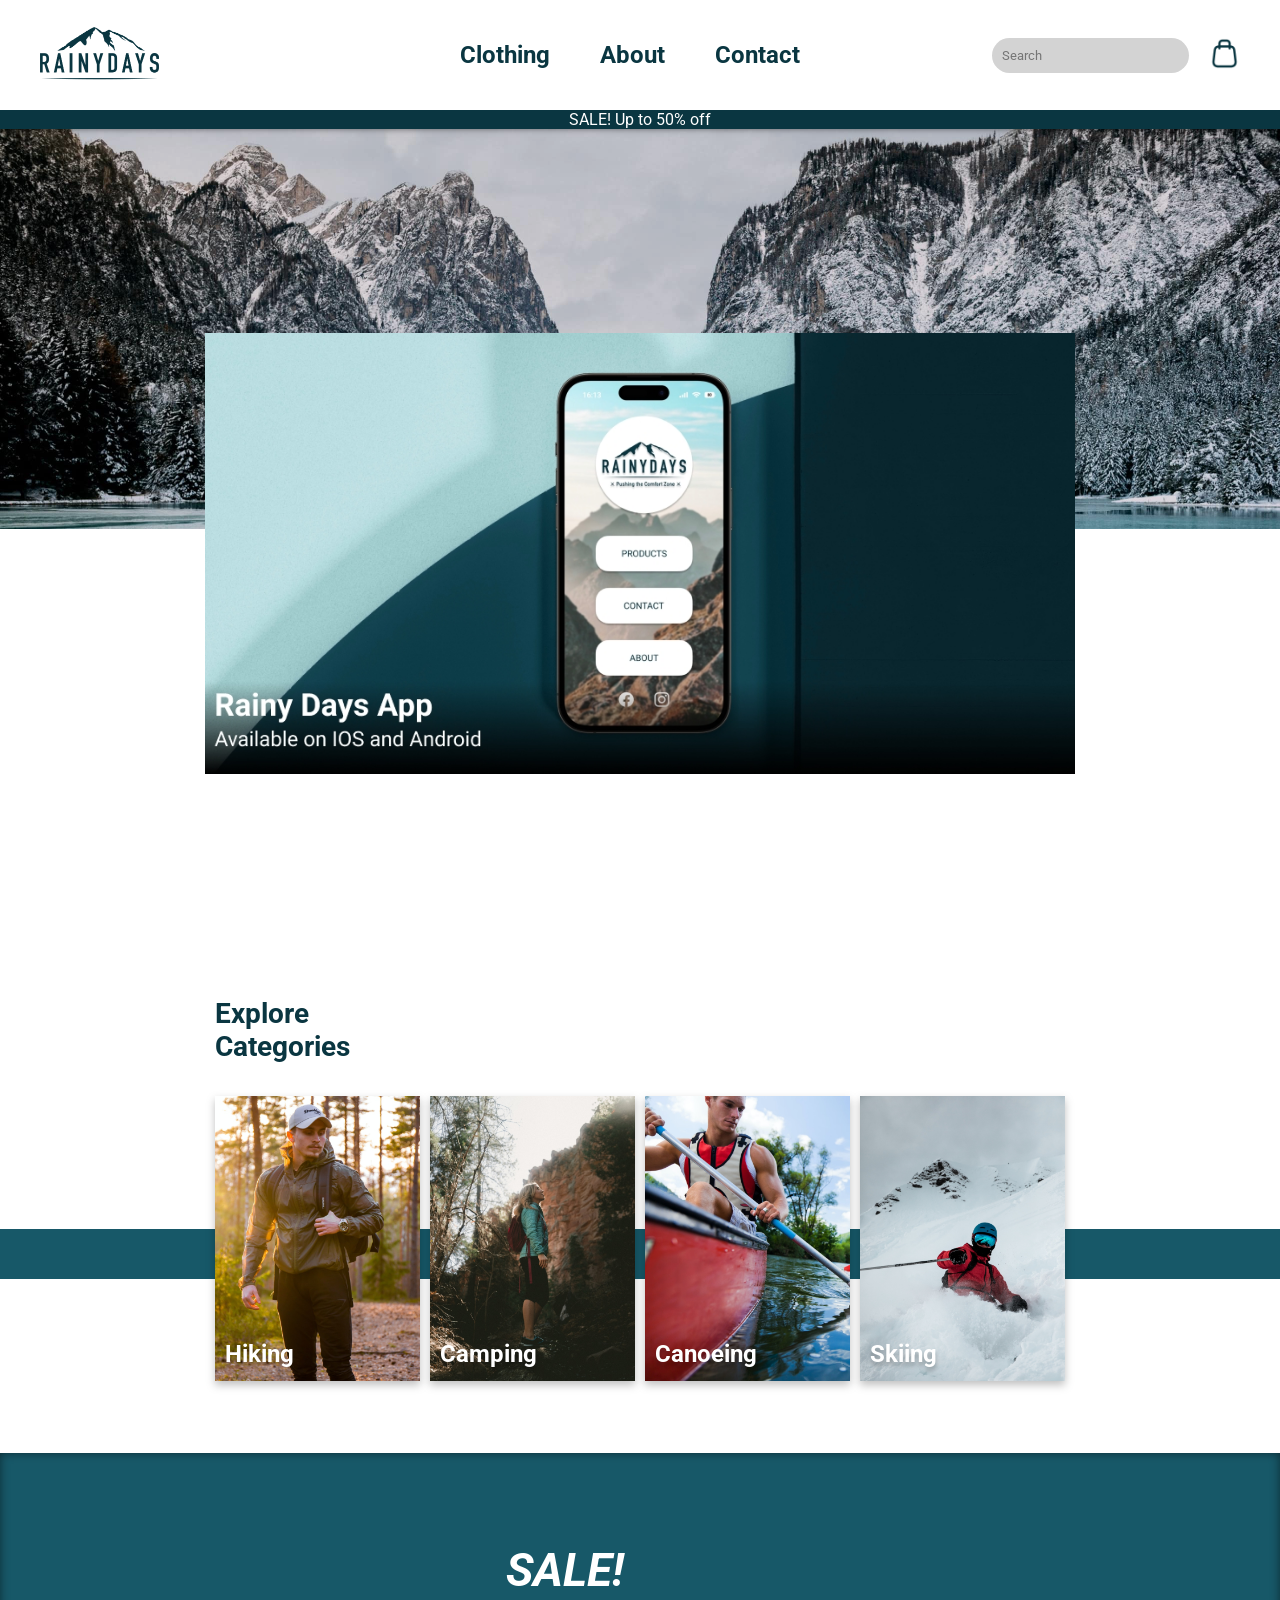
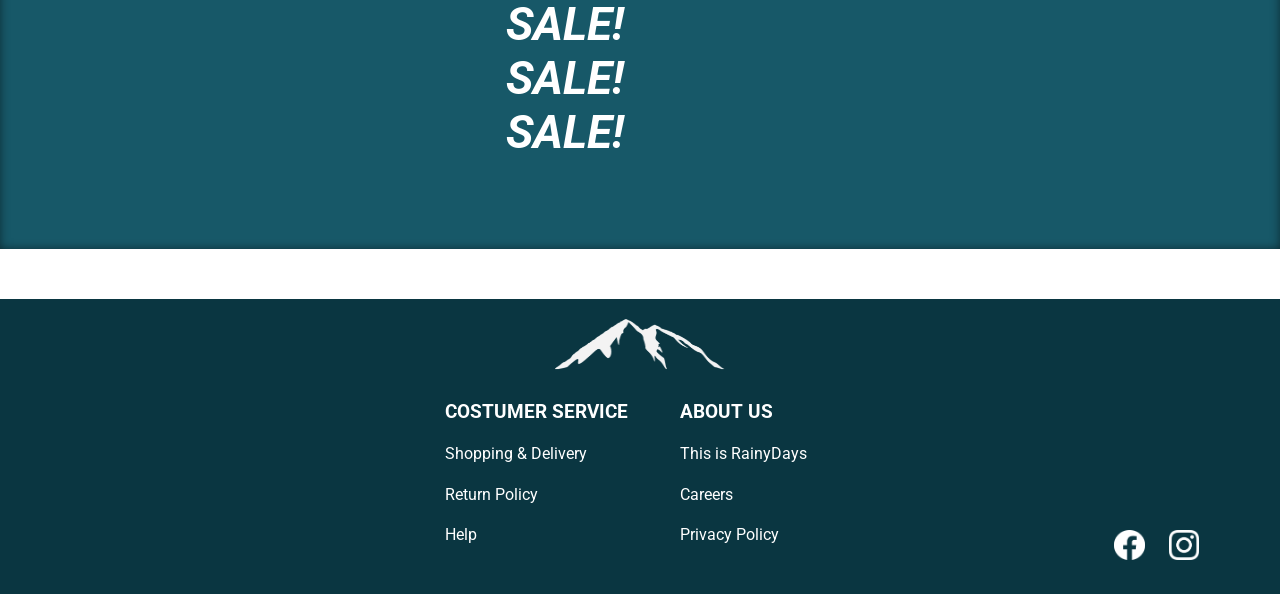
<file: index.html>
<!DOCTYPE html>

<html lang="en">
  <head>
    <title>Home | RainyDays</title>
    <link rel="apple-touch-icon" sizes="180x180" href="images/apple-touch-icon.png">
    <link rel="icon" type="image/png" sizes="32x32" href="images/favicon-32x32.png">
    <link rel="icon" type="image/png" sizes="16x16" href="images/favicon-16x16.png">
    <link rel="manifest" href="/site.webmanifest">
    <link rel="stylesheet" type="text/css" href="styles.css" >
    <link href="https://fonts.googleapis.com/css2?family=Roboto&display=swap" rel="stylesheet" >
    <meta name="viewport" content="width=device-width, initial-scale=1" >
    <meta name="description" content="Homepage for RainyDays, where you'll find a wide 
    selection of high-quality jackets designed to keep you warm and protected in any weather.">
    <script src="js/index.js" defer></script>
<!-- Hotjar Tracking Code for https://classy-duckanoo-15bd80.netlify.app -->
<script>
  (function(h,o,t,j,a,r){
      h.hj=h.hj||function(){(h.hj.q=h.hj.q||[]).push(arguments)};
      h._hjSettings={hjid:3791024,hjsv:6};
      a=o.getElementsByTagName('head')[0];
      r=o.createElement('script');r.async=1;
      r.src=t+h._hjSettings.hjid+j+h._hjSettings.hjsv;
      a.appendChild(r);
  })(window,document,'https://static.hotjar.com/c/hotjar-','.js?sv=');
</script>
  </head>

  <body>
    <header>
      <div class="header-container">

        <a class="logo" href="index.html" >
          <img class="logo-img" src="images/rainydays-logo1.png" alt="logo-header" >
        </a>

        <nav>
          <div class="hamburger-menu">
              <div class="bar bar1"></div>
              <div class="bar bar2"></div>
              <div class="bar bar3"></div>
          </div>
          <ul class="nav-links">
              <li><a href="products.html">Clothing</a></li>
              <li><a href="about.html">About</a></li>
              <li><a href="contact.html">Contact</a></li>
          </ul>
        </nav>

        <div class="nav-right">
          <form role="search">
            <label for="searchbar"></label>
            <input class="searchbar" id="searchbar" type="text" placeholder="Search" >
          </form>
          <a href="bag.html" class="bag-icon"><img src="images/Bag-Icon.png" alt="Bag-Icon">
            <span id="bag-count"></span> 
          </a>
        </div>
      </div>

      <div class="bottom-bar-header">
        <p>SALE! Up to 50% off</p>
      </div>
    </header>

    <main>      
      <div class="main-mountain-background">      
        <img src="images/main-mountain-background.jpg" alt="main-cover" >
      </div>

        <div class="slider-container">
          <div class="slider">
            <img src="images/slide1-app.jpg" alt="slide 1" >
            <img src="images/slide2-hiking.jpg" alt="slide 2" >
            <img src="images/slide3-skiing.jpg" alt="slide 3" >
          </div>
        </div>

      <section class="categories_container">
        <div class="rectangle"></div>
        <div class="category_heading">
          <h1 class="theme-color">Explore Categories</h1>
        </div>
        <div class="category category1">
          <a href="products.html" id="hiking"><img src="images/category-hiking.jpg" alt="hiking" >
            <div class="bottom-left-text transition transform">Hiking</div>
          </a>
        </div>
        <div class="category category2">
          <a href="products.html" id="camping"><img src="images/category-camping.jpg" alt="camping" >
            <div class="bottom-left-text transition transform">Camping</div>
          </a>
        </div>
        <div class="category category3">
          <a href="products.html" id="canoeing"><img src="images/category-canoeing.jpg" alt="canoeing" >
            <div class="bottom-left-text transition transform">Canoeing</div>
          </a>
        </div>
        <div class="category category4">
         <a href="products.html" id="skiing"><img src="images/category-skiing.jpg" alt="skiing" >
           <div class="bottom-left-text transition transform">Skiing</div>
         </a>
       </div>
      </section>

      <div class="categories_mobile">
        <div class="rectangle"></div>
        <div id="men-category">
          <a href="products.html">
            <img src="images/category-men.jpg" alt="Men" >
            <div class="bottom-left-text">Men's</div>
          </a>
        </div>
        <div id="women-category">
          <a href="products.html">
            <img src="images/category-women.jpg" alt="Women" >
            <div class="bottom-left-text">Woman's</div>
          </a>
        </div>
      </div>

      <section class="sale-container">
          <h2 class="sale_text">SALE!<br>SALE!<br>SALE!<br>SALE!<br></h2> 
          <div id="loading-indicator" class="loader"></div>
        </section>

    </main>

    <footer>
      <img src="images/rainydays-logo2.png" id="logo2" alt="logo2" >

      <div class="about-us-container">
        <h3>ABOUT US</h3>
        <ul>
          <li><a href="about.html">This is RainyDays</a></li>
          <li><a href="contact.html">Careers</a></li>
          <li><a href="contact.html">Privacy Policy</a></li>
        </ul>
      </div>

      <div class="costumer-service-container">
        <h3>COSTUMER SERVICE</h3>
        <ul>
          <li><a href="contact.html">Shopping & Delivery</a></li>
          <li><a href="contact.html">Return Policy</a></li>
          <li><a href="contact.html">Help</a></li>
        </ul>
      </div>

      <div class="social-icons">
        <img src="images/facebook-icon.png" alt="facebook" >
        <img src="images/instagram-icon.png" alt="instagram" >
      </div>
    </footer>
    <script src="js/script.js"></script>
  </body>
</html>
</file>
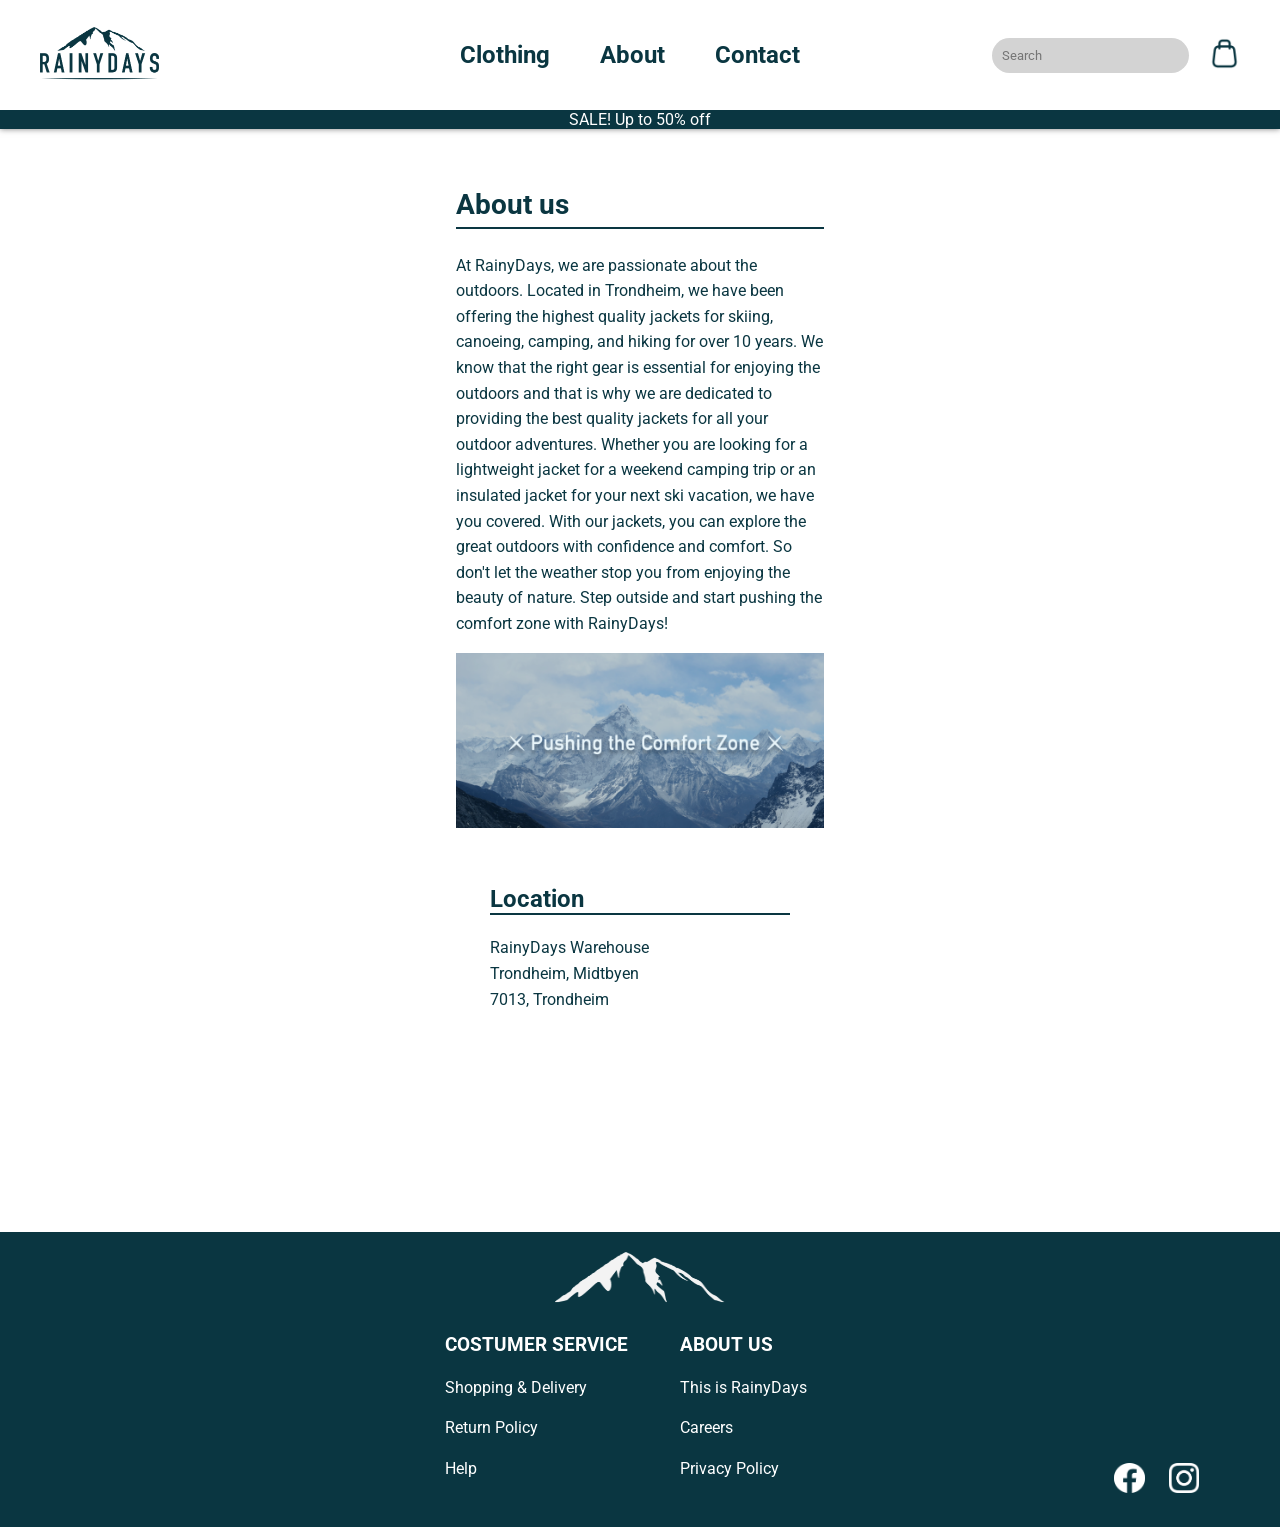
<file: about.html>
<!DOCTYPE html>

<html lang="en">
  <head>
    <title>About</title>
    <link rel="apple-touch-icon" sizes="180x180" href="images/apple-touch-icon.png">
    <link rel="icon" type="image/png" sizes="32x32" href="images/favicon-32x32.png">
    <link rel="icon" type="image/png" sizes="16x16" href="images/favicon-16x16.png">
    <link rel="manifest" href="/site.webmanifest">
    <link rel="stylesheet" type="text/css" href="styles.css" >
    <link href="https://fonts.googleapis.com/css2?family=Roboto&display=swap" rel="stylesheet" >
    <meta name="viewport" content="width=device-width, initial-scale=1" >
    <meta name="description" content="Information and location for RainyDays">
    <!-- Hotjar Tracking Code for https://classy-duckanoo-15bd80.netlify.app -->
<script>
  (function(h,o,t,j,a,r){
      h.hj=h.hj||function(){(h.hj.q=h.hj.q||[]).push(arguments)};
      h._hjSettings={hjid:3791024,hjsv:6};
      a=o.getElementsByTagName('head')[0];
      r=o.createElement('script');r.async=1;
      r.src=t+h._hjSettings.hjid+j+h._hjSettings.hjsv;
      a.appendChild(r);
  })(window,document,'https://static.hotjar.com/c/hotjar-','.js?sv=');
</script>
  </head>

  <body>
    <header>
      <div class="header-container">

        <a class="logo" href="index.html" >
          <img class="logo-img" src="images/rainydays-logo1.png" alt="logo-header" >
        </a>

        <nav>
          <div class="hamburger-menu">
            <div class="bar bar1"></div>
            <div class="bar bar2"></div>
            <div class="bar bar3"></div>
          </div>
          <ul class="nav-links">
              <li><a href="products.html">Clothing</a></li>
              <li><a href="about.html">About</a></li>
              <li><a href="contact.html">Contact</a></li>
          </ul>
        </nav>

        <div class="nav-right">
          <form role="search">
            <label for="searchbar"></label>
            <input class="searchbar" id="searchbar" type="text" placeholder="Search" >
          </form>
          <a href="bag.html" class="bag-icon"><img src="images/Bag-Icon.png" alt="Bag-Icon">
            <span id="bag-count"></span>
          </a>
        </div>
      </div>

      <div class="bottom-bar-header">
        <p>SALE! Up to 50% off</p>
      </div>
    </header>

    <main>
      <div class="main-about-container">
        <section class="about-container">
          <h1 class="theme-color bottom-border">About us</h1>
          <p class="theme-color">
            At RainyDays, we are passionate about the outdoors. Located in Trondheim, we have been offering the highest
            quality jackets for skiing, canoeing, camping, and hiking for over 10 years. We know that the right gear is
            essential for enjoying the outdoors and that is why we are dedicated to providing the best quality jackets
            for all your outdoor adventures. Whether you are looking for a lightweight jacket for a weekend camping trip
            or an insulated jacket for your next ski vacation, we have you covered. With our jackets, you can explore
            the great outdoors with confidence and comfort. So don't let the weather stop you from enjoying the beauty
            of nature. Step outside and start pushing the comfort zone with RainyDays!
          </p>
          <img src="images/Pushing-the-comfort-zone.png" alt="slogan">
        </section>

        <section class="location-container">
          <h2 class="theme-color bottom-border">Location</h2>
        <ul>
          <li class="theme-color padding0">
            RainyDays Warehouse
          </li>
          <li class="theme-color padding0">
            Trondheim, Midtbyen
          </li>
          <li class="theme-color padding0">
            7013, Trondheim
          </li>
        </ul>
        <iframe class="map" src="https://www.google.com/maps/embed?pb=!1m18!1m12!1m3!1d28549.781635515435!2d10.356633447912973!3d63.4339797749533!2m3!1f0!2f0!3f0!3m2!1i1024!2i768!4f13.1!3m3!1m2!1s0x466d319747037e53%3A0xbf7c8288f3cf3d4!2sTrondheim!5e0!3m2!1sno!2sno!4v1694244743221!5m2!1sno!2sno" allowfullscreen="" loading="lazy" referrerpolicy="no-referrer-when-downgrade"></iframe>
        </section>
      </div>
    </main>

    <footer>
      <img src="images/rainydays-logo2.png" id="logo2" alt="logo2" >

      <div class="about-us-container">
        <h3>ABOUT US</h3>
        <ul>
          <li><a href="about.html">This is RainyDays</a></li>
          <li><a href="contact.html">Careers</a></li>
          <li><a href="contact.html">Privacy Policy</a></li>
        </ul>
      </div>

      <div class="costumer-service-container">
        <h3>COSTUMER SERVICE</h3>
        <ul>
          <li><a href="contact.html">Shopping & Delivery</a></li>
          <li><a href="contact.html">Return Policy</a></li>
          <li><a href="contact.html">Help</a></li>
        </ul>
      </div>

      <div class="social-icons">
        <img src="images/facebook-icon.png" alt="facebook" >
        <img src="images/instagram-icon.png" alt="instagram" >
      </div>
    </footer>
    <script src="js/script.js"></script>
  </body>
</html>
</file>
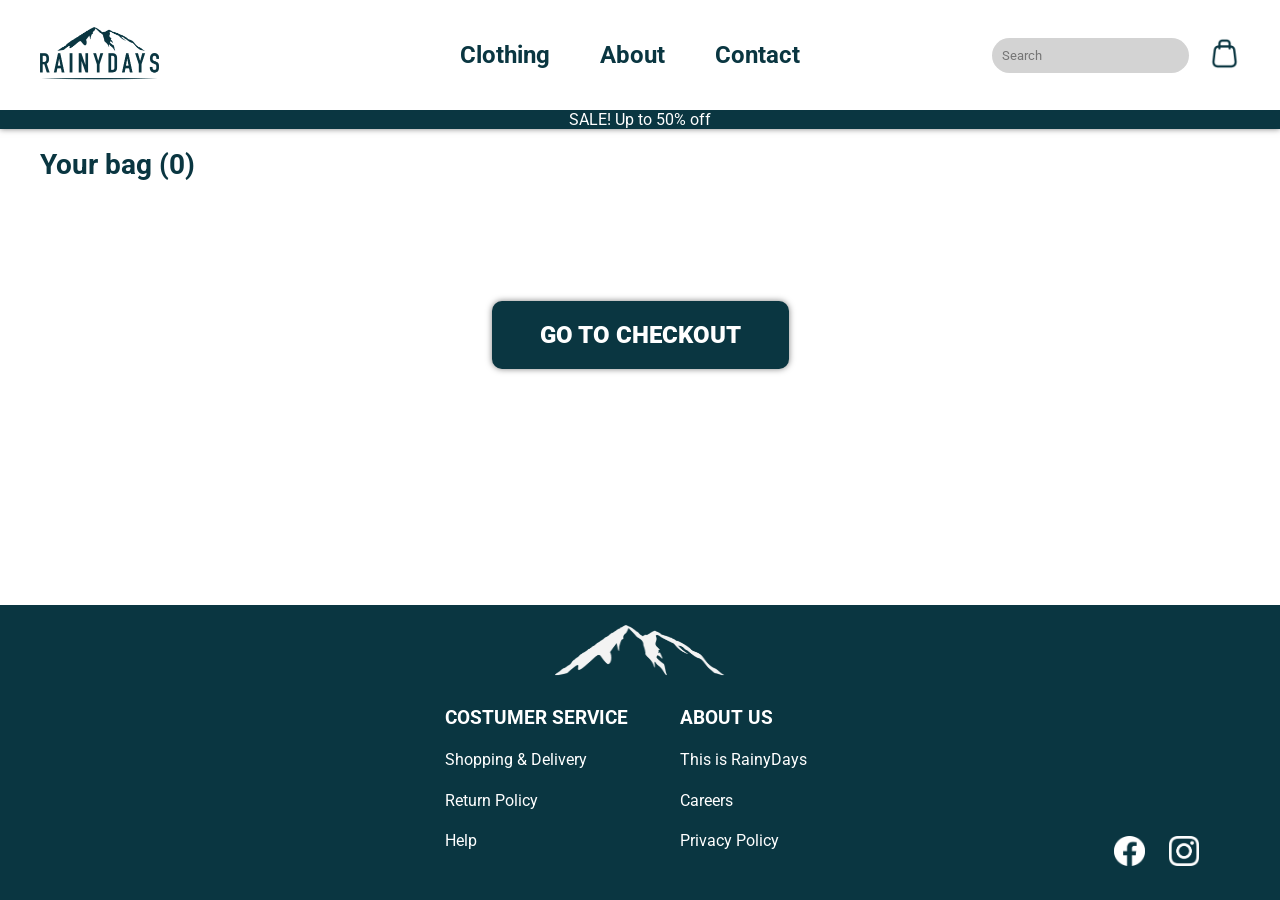
<file: bag.html>
<!DOCTYPE html>

<html lang="en">
  <head>
    <title>Bag</title>
    <link rel="apple-touch-icon" sizes="180x180" href="images/apple-touch-icon.png">
    <link rel="icon" type="image/png" sizes="32x32" href="images/favicon-32x32.png">
    <link rel="icon" type="image/png" sizes="16x16" href="images/favicon-16x16.png">
    <link rel="manifest" href="/site.webmanifest" />
    <link rel="stylesheet" type="text/css" href="styles.css" />
    <link href="https://fonts.googleapis.com/css2?family=Roboto&display=swap" rel="stylesheet" />
    <meta name="viewport" content="width=device-width, initial-scale=1" />
    <meta name="description" content="Page of chosen product(s)" />
    <script src="js/bag.js" defer></script>
    <!-- Hotjar Tracking Code for https://classy-duckanoo-15bd80.netlify.app -->
<script>
  (function(h,o,t,j,a,r){
      h.hj=h.hj||function(){(h.hj.q=h.hj.q||[]).push(arguments)};
      h._hjSettings={hjid:3791024,hjsv:6};
      a=o.getElementsByTagName('head')[0];
      r=o.createElement('script');r.async=1;
      r.src=t+h._hjSettings.hjid+j+h._hjSettings.hjsv;
      a.appendChild(r);
  })(window,document,'https://static.hotjar.com/c/hotjar-','.js?sv=');
</script>
  </head>

  <body>
    <header>
      <div class="header-container">
        <a class="logo" href="index.html">
          <img class="logo-img" src="images/rainydays-logo1.png" alt="logo-header" />
        </a>

        <nav>
          <div class="hamburger-menu">
            <div class="bar bar1"></div>
            <div class="bar bar2"></div>
            <div class="bar bar3"></div>
          </div>
          <ul class="nav-links">
            <li><a href="products.html">Clothing</a></li>
            <li><a href="about.html">About</a></li>
            <li><a href="contact.html">Contact</a></li>
          </ul>
        </nav>

        <div class="nav-right">
          <form role="search">
            <label for="searchbar"></label>
            <input class="searchbar" id="searchbar" type="text" placeholder="Search" />
          </form>
          <a href="bag.html" class="bag-icon"
            ><img src="images/Bag-Icon.png" alt="Bag-Icon" /> <span id="bag-count"></span>
          </a>
        </div>
      </div>

      <div class="bottom-bar-header">
        <p>SALE! Up to 50% off</p>
      </div>
    </header>

    <main>
      <h1 class="top-main-nav">Your bag (1)</h1>
      <section class="bag-container">
        <!-- Bag items will be added here using JavaScript -->
      </section>
      <div class="checkout-button">
        <button class="button" id="checkout-button">GO TO CHECKOUT</button>
      </div>
    </main>

    <footer>
      <img src="images/rainydays-logo2.png" id="logo2" alt="logo2" />

      <div class="about-us-container">
        <h3>ABOUT US</h3>
        <ul>
          <li><a href="about.html">This is RainyDays</a></li>
          <li><a href="contact.html">Careers</a></li>
          <li><a href="contact.html">Privacy Policy</a></li>
        </ul>
      </div>

      <div class="costumer-service-container">
        <h3>COSTUMER SERVICE</h3>
        <ul>
          <li><a href="contact.html">Shopping & Delivery</a></li>
          <li><a href="contact.html">Return Policy</a></li>
          <li><a href="contact.html">Help</a></li>
        </ul>
      </div>

      <div class="social-icons">
        <img src="images/facebook-icon.png" alt="facebook" />
        <img src="images/instagram-icon.png" alt="instagram" />
      </div>
    </footer>
    <script src="js/script.js"></script>
  </body>
</html>
</file>
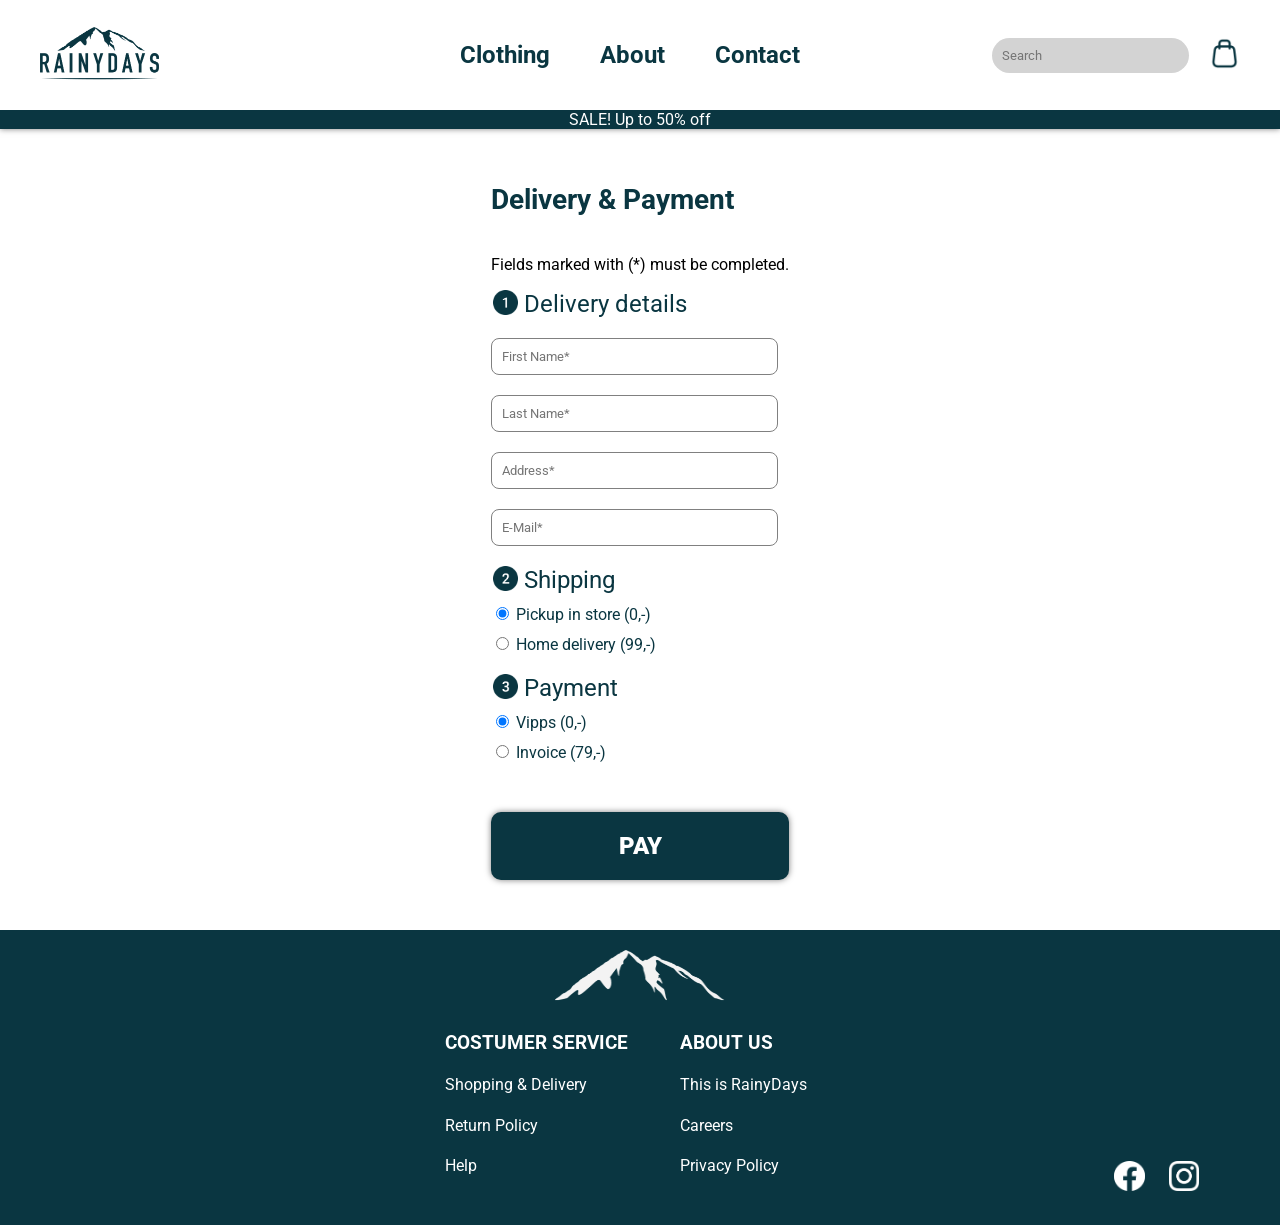
<file: checkout.html>
<!DOCTYPE html>

<html lang="en">
  <head>
    <title>Checkout</title>
    <link rel="apple-touch-icon" sizes="180x180" href="images/apple-touch-icon.png">
    <link rel="icon" type="image/png" sizes="32x32" href="images/favicon-32x32.png">
    <link rel="icon" type="image/png" sizes="16x16" href="images/favicon-16x16.png">
    <link rel="manifest" href="/site.webmanifest">
    <link rel="stylesheet" type="text/css" href="styles.css" >
    <link href="https://fonts.googleapis.com/css2?family=Roboto&display=swap" rel="stylesheet" >
    <meta name="viewport" content="width=device-width, initial-scale=1" >
    <meta name="description" content="Checkout-page for name, address and payment">
    <!-- Hotjar Tracking Code for https://classy-duckanoo-15bd80.netlify.app -->
<script>
  (function(h,o,t,j,a,r){
      h.hj=h.hj||function(){(h.hj.q=h.hj.q||[]).push(arguments)};
      h._hjSettings={hjid:3791024,hjsv:6};
      a=o.getElementsByTagName('head')[0];
      r=o.createElement('script');r.async=1;
      r.src=t+h._hjSettings.hjid+j+h._hjSettings.hjsv;
      a.appendChild(r);
  })(window,document,'https://static.hotjar.com/c/hotjar-','.js?sv=');
</script>
  </head>

  <body>
    <header>
      <div class="header-container">

        <a class="logo" href="index.html" >
          <img class="logo-img" src="images/rainydays-logo1.png" alt="logo-header" >
        </a>

        <nav>
          <div class="hamburger-menu">
            <div class="bar bar1"></div>
            <div class="bar bar2"></div>
            <div class="bar bar3"></div>
          </div>
          <ul class="nav-links">
              <li><a href="products.html">Clothing</a></li>
              <li><a href="about.html">About</a></li>
              <li><a href="contact.html">Contact</a></li>
          </ul>
        </nav>

        <div class="nav-right">
          <form role="search">
            <label for="searchbar"></label>
            <input class="searchbar" id="searchbar" type="text" placeholder="Search" >
          </form>
          <a href="bag.html" class="bag-icon"><img src="images/Bag-Icon.png" alt="Bag-Icon">
            <span id="bag-count"></span> 
          </a>
        </div>
      </div>

      <div class="bottom-bar-header">
        <p>SALE! Up to 50% off</p>
      </div>
    </header>

    <main>
      <section class="checkout-container">
        <h1 class="theme-color">Delivery & Payment</h1>
        <p>Fields marked with (*) must be completed.</p>

        <form class="checkout-form">
         <fieldset> 
          <legend class="theme-color"><img class="checkout-icon" src="images/Step1-Icon.png" alt="checkout-step1"> Delivery details</legend>
          <label for="firstname"></label>
          <input class="input-style" id="firstname" placeholder="First Name*" type="text" required >
          <label for="lastname"></label>
          <input class="input-style" id="lastname" placeholder="Last Name*" type="text" required >
          <label for="address"></label>
          <input class="input-style" id="address" placeholder="Address*" type="text" required>
          <label for="email"></label>
          <input class="input-style" id="email" placeholder="E-Mail*" type="text" required>
         </fieldset>

        <fieldset>
          <legend class="theme-color"><img class="checkout-icon" src="images/Step2-Icon.png" alt="checkout-step2"> Shipping</legend>
          <div>
            <input type="radio" id="pickup" name="shipping" checked >
            <label class="theme-color" for="pickup">Pickup in store (0,-)</label>
          </div>
          <div>
            <input type="radio" id="home-delivery" name="shipping" >
            <label class="theme-color" for="home-delivery">Home delivery (99,-)</label>
          </div>
        </fieldset>

        <fieldset>
        <legend class="theme-color"><img class="checkout-icon" src="images/Step3-Icon.png" alt="checkout-step3"> Payment</legend>
          <div>
            <input type="radio" id="vipps" name="payment" checked >
            <label class="theme-color" for="vipps">Vipps (0,-)</label>
          </div>
          <div>
            <input type="radio" id="invoice" name="payment" >
            <label class="theme-color" for="invoice">Invoice (79,-)</label>
          </div>
          </fieldset>
          
          <input class="checkout-submit" type="submit" value="Pay">
          
          <a class="button checkoutsuccess-button" href="checkoutsuccess.html">PAY</a>

        </form>
      </section>
    </main>

    <footer>
      <img src="images/rainydays-logo2.png" id="logo2" alt="logo2" >

      <div class="about-us-container">
        <h3>ABOUT US</h3>
        <ul>
          <li><a href="about.html">This is RainyDays</a></li>
          <li><a href="contact.html">Careers</a></li>
          <li><a href="contact.html">Privacy Policy</a></li>
        </ul>
      </div>

      <div class="costumer-service-container">
        <h3>COSTUMER SERVICE</h3>
        <ul>
          <li><a href="contact.html">Shopping & Delivery</a></li>
          <li><a href="contact.html">Return Policy</a></li>
          <li><a href="contact.html">Help</a></li>
        </ul>
      </div>

      <div class="social-icons">
        <img src="images/facebook-icon.png" alt="facebook" >
        <img src="images/instagram-icon.png" alt="instagram" >
      </div>
    </footer>
    <script src="js/script.js"></script>
  </body>
</html>
</file>
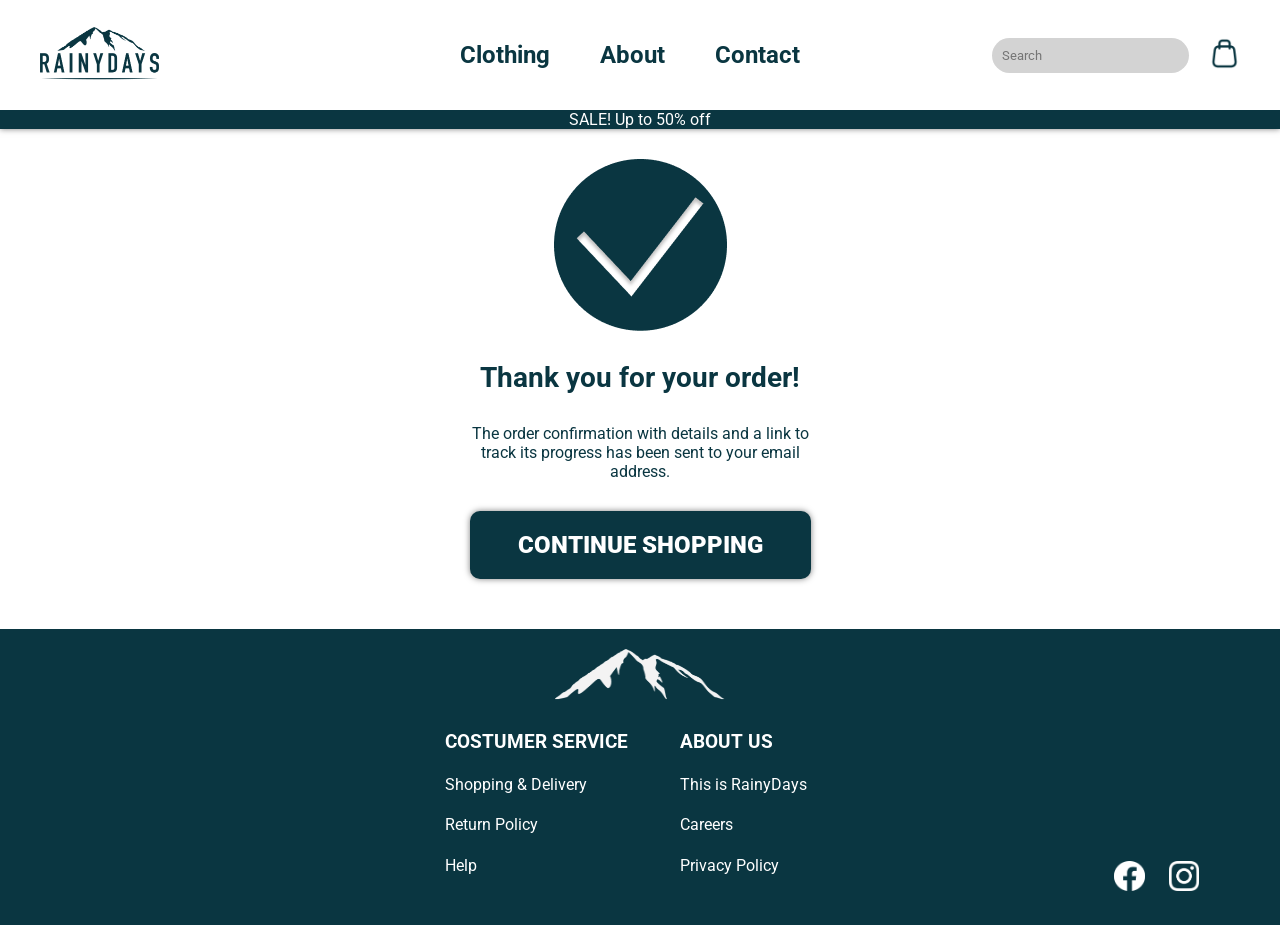
<file: checkoutsuccess.html>
<!DOCTYPE html>

<html lang="en">
  <head>
    <title>Checkout Success</title>
    <link rel="apple-touch-icon" sizes="180x180" href="images/apple-touch-icon.png">
    <link rel="icon" type="image/png" sizes="32x32" href="images/favicon-32x32.png">
    <link rel="icon" type="image/png" sizes="16x16" href="images/favicon-16x16.png">
    <link rel="manifest" href="/site.webmanifest">
    <link rel="stylesheet" type="text/css" href="styles.css" >
    <link href="https://fonts.googleapis.com/css2?family=Roboto&display=swap" rel="stylesheet" >
    <meta name="viewport" content="width=device-width, initial-scale=1" >
    <meta name="description" content="Checkout-success-page">
    <!-- Hotjar Tracking Code for https://classy-duckanoo-15bd80.netlify.app -->
<script>
  (function(h,o,t,j,a,r){
      h.hj=h.hj||function(){(h.hj.q=h.hj.q||[]).push(arguments)};
      h._hjSettings={hjid:3791024,hjsv:6};
      a=o.getElementsByTagName('head')[0];
      r=o.createElement('script');r.async=1;
      r.src=t+h._hjSettings.hjid+j+h._hjSettings.hjsv;
      a.appendChild(r);
  })(window,document,'https://static.hotjar.com/c/hotjar-','.js?sv=');
</script>
  </head>

<body>
    <header>
      <div class="header-container">

        <a class="logo" href="index.html" >
          <img class="logo-img" src="images/rainydays-logo1.png" alt="logo-header" >
        </a>

        <nav>
          <div class="hamburger-menu">
            <div class="bar bar1"></div>
            <div class="bar bar2"></div>
            <div class="bar bar3"></div>
          </div>
          <ul class="nav-links">
              <li><a href="products.html">Clothing</a></li>
              <li><a href="about.html">About</a></li>
              <li><a href="contact.html">Contact</a></li>
          </ul>
        </nav>

        <div class="nav-right">
          <form role="search">
            <label for="searchbar"></label>
            <input class="searchbar" id="searchbar" type="text" placeholder="Search" >
          </form>
          <a href="bag.html" class="bag-icon"><img src="images/Bag-Icon.png" alt="Bag-Icon">
            <span id="bag-count"></span> 
          </a>
        </div>
      </div>

      <div class="bottom-bar-header">
        <p>SALE! Up to 50% off</p>
      </div>
    </header>

    <main>
      <section class="checkout-container checkoutsuccess-container">
        <img src="images/Check-Logo.png" alt="check-logo">
        <h1 class="theme-color">Thank you for your order!</h1>
        <p class="theme-color">The order confirmation with details and a link to track 
          its progress has been sent to your email address.</p>
        <a class="button" href="products.html">CONTINUE SHOPPING</a>
      </section>
    </main>

    <footer>
      <img src="images/rainydays-logo2.png" id="logo2" alt="logo2" >

      <div class="about-us-container">
        <h3>ABOUT US</h3>
        <ul>
          <li><a href="about.html">This is RainyDays</a></li>
          <li><a href="contact.html">Careers</a></li>
          <li><a href="contact.html">Privacy Policy</a></li>
        </ul>
      </div>

      <div class="costumer-service-container">
        <h3>COSTUMER SERVICE</h3>
        <ul>
          <li><a href="contact.html">Shopping & Delivery</a></li>
          <li><a href="contact.html">Return Policy</a></li>
          <li><a href="contact.html">Help</a></li>
        </ul>
      </div>

      <div class="social-icons">
        <img src="images/facebook-icon.png" alt="facebook" >
        <img src="images/instagram-icon.png" alt="instagram" >
      </div>
    </footer>
    <script src="js/script.js"></script>
  </body>
</html>
</file>
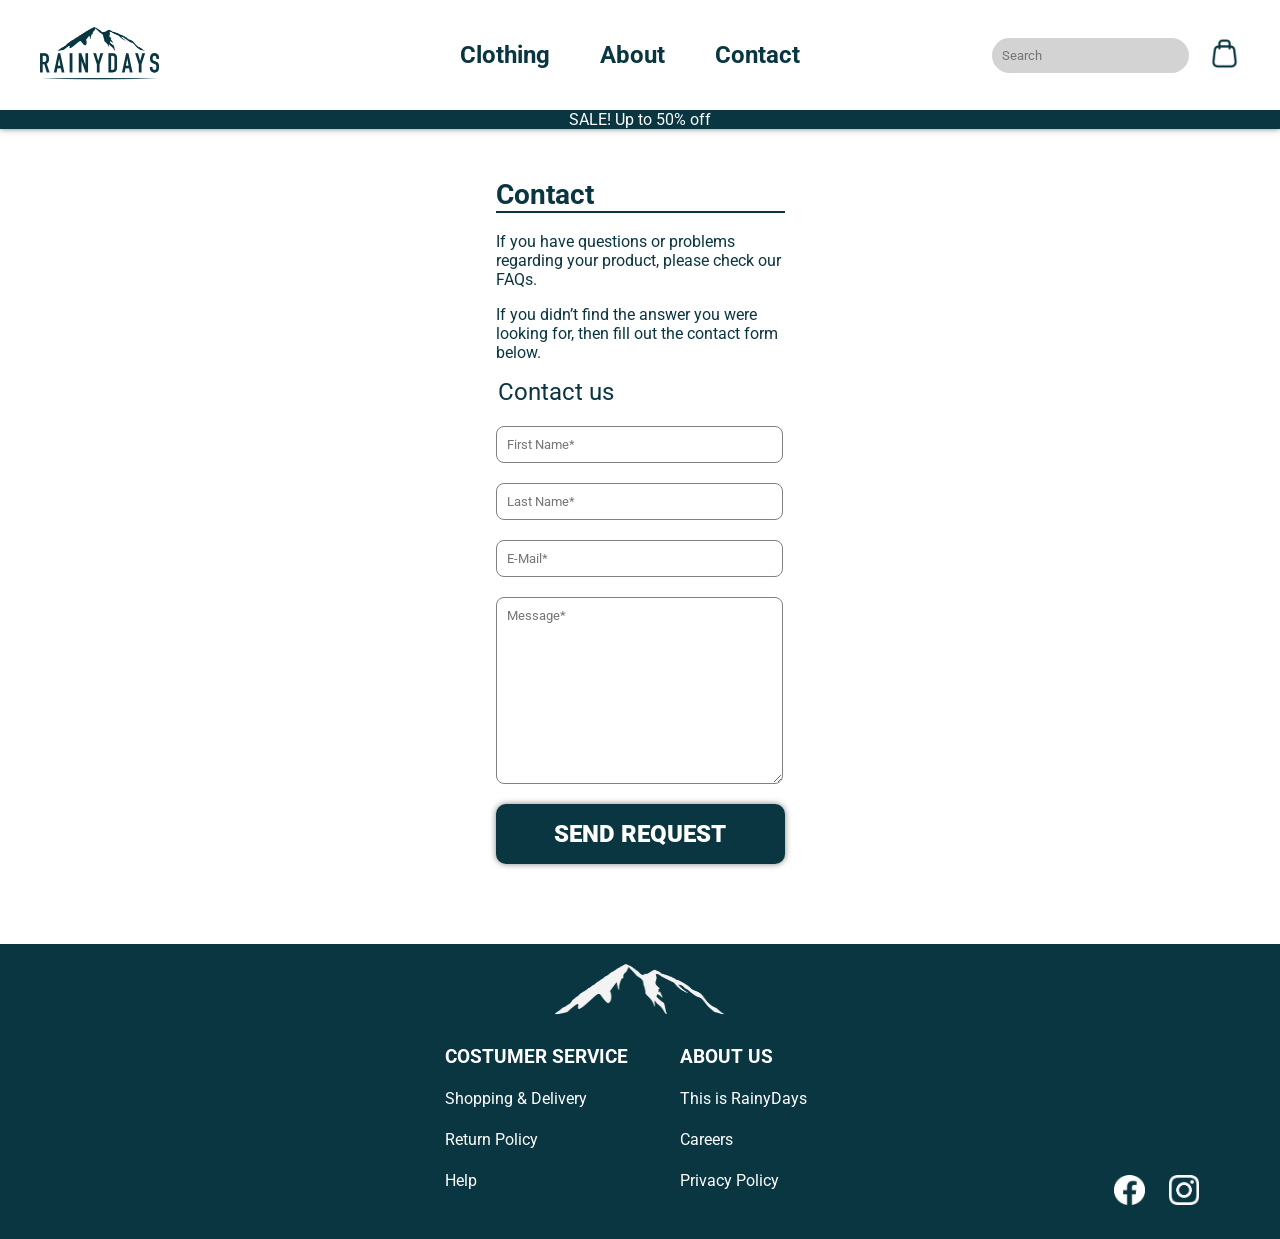
<file: contact.html>
<!DOCTYPE html>

<html lang="en">
  <head>
    <title>Contact</title>
    <link rel="apple-touch-icon" sizes="180x180" href="images/apple-touch-icon.png">
    <link rel="icon" type="image/png" sizes="32x32" href="images/favicon-32x32.png">
    <link rel="icon" type="image/png" sizes="16x16" href="images/favicon-16x16.png">
    <link rel="manifest" href="/site.webmanifest">
    <link rel="stylesheet" type="text/css" href="styles.css" >
    <link href="https://fonts.googleapis.com/css2?family=Roboto&display=swap" rel="stylesheet" >
    <meta name="viewport" content="width=device-width, initial-scale=1" >
    <meta name="description" content="Contact page and FAQ" >
    <!-- Hotjar Tracking Code for https://classy-duckanoo-15bd80.netlify.app -->
<script>
  (function(h,o,t,j,a,r){
      h.hj=h.hj||function(){(h.hj.q=h.hj.q||[]).push(arguments)};
      h._hjSettings={hjid:3791024,hjsv:6};
      a=o.getElementsByTagName('head')[0];
      r=o.createElement('script');r.async=1;
      r.src=t+h._hjSettings.hjid+j+h._hjSettings.hjsv;
      a.appendChild(r);
  })(window,document,'https://static.hotjar.com/c/hotjar-','.js?sv=');
</script>
  </head>

  <body>
    <header>
      <div class="header-container">

        <a class="logo" href="index.html" >
          <img class="logo-img" src="images/rainydays-logo1.png" alt="logo-header" >
        </a>

        <nav>
          <div class="hamburger-menu">
            <div class="bar bar1"></div>
            <div class="bar bar2"></div>
            <div class="bar bar3"></div>
          </div>
          <ul class="nav-links">
              <li><a href="products.html">Clothing</a></li>
              <li><a href="about.html">About</a></li>
              <li><a href="contact.html">Contact</a></li>
          </ul>
        </nav>

        <div class="nav-right">
          <form role="search">
            <label for="searchbar"></label>
            <input class="searchbar" id="searchbar" type="text" placeholder="Search" >
          </form>
          <a href="bag.html" class="bag-icon"><img src="images/Bag-Icon.png" alt="Bag-Icon">
            <span id="bag-count"></span> 
          </a>
        </div>
      </div>

      <div class="bottom-bar-header">
        <p>SALE! Up to 50% off</p>
      </div>
    </header>

    <main>
      <div class="contact-container">
        <div class="contact">
          <h1 class="theme-color bottom-border">Contact</h1>
          <p class="theme-color">If you have questions or problems regarding your product, please check our FAQs.</p>
          <p class="theme-color">
            If you didn’t find the answer you were looking for, then fill out the contact form below.
          </p>
          <form class="checkout-form contact-form">
            <fieldset>
              <legend class="theme-color">Contact us</legend>
              <label for="first-name"></label>
              <input class="input-style" id="first-name" placeholder="First Name*" type="text" required>
              <label for="last-name"></label>
              <input class="input-style" id="last-name" placeholder="Last Name*" type="text" required>
              <label for="e-mail"></label>
              <input class="input-style" id="e-mail" placeholder="E-Mail*" type="text" required>
              <label for="message"></label>
              <textarea class="input-style input-message" id="message" placeholder="Message*" name="message" rows="5" cols="30" required></textarea>
            </fieldset> 
            <input class="contact-button" type="submit" value="SEND REQUEST"> 
          </form>
        </div>
      </div>
    </main>

    <footer>
      <img src="images/rainydays-logo2.png" id="logo2" alt="logo2" >

      <div class="about-us-container">
        <h3>ABOUT US</h3>
        <ul>
          <li><a href="about.html">This is RainyDays</a></li>
          <li><a href="contact.html">Careers</a></li>
          <li><a href="contact.html">Privacy Policy</a></li>
        </ul>
      </div>

      <div class="costumer-service-container">
        <h3>COSTUMER SERVICE</h3>
        <ul>
          <li><a href="contact.html">Shopping & Delivery</a></li>
          <li><a href="contact.html">Return Policy</a></li>
          <li><a href="contact.html">Help</a></li>
        </ul>
      </div>

      <div class="social-icons">
        <img src="images/facebook-icon.png" alt="facebook" >
        <img src="images/instagram-icon.png" alt="instagram" >
      </div>
    </footer>  
    <script src="js/script.js"></script>
  </body>
</html>
</file>
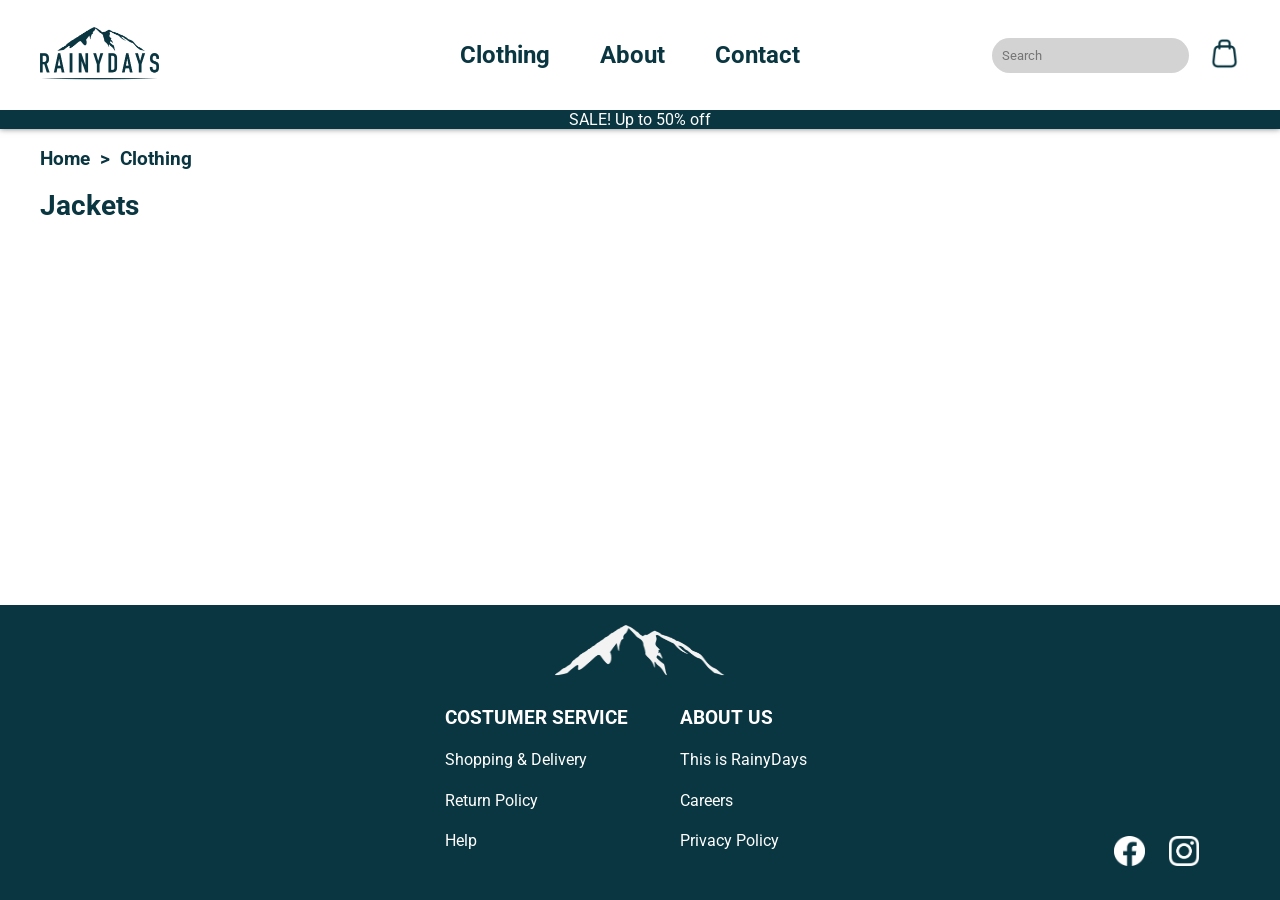
<file: products.html>
<!DOCTYPE html>

<html lang="en">
  <head>
    <title>Clothing</title>
    <link rel="apple-touch-icon" sizes="180x180" href="images/apple-touch-icon.png">
    <link rel="icon" type="image/png" sizes="32x32" href="images/favicon-32x32.png">
    <link rel="icon" type="image/png" sizes="16x16" href="images/favicon-16x16.png">
    <link rel="manifest" href="/site.webmanifest">
    <link rel="stylesheet" type="text/css" href="styles.css" >
    <link href="https://fonts.googleapis.com/css2?family=Roboto&display=swap" rel="stylesheet" >
    <meta name="viewport" content="width=device-width, initial-scale=1" >
    <meta name="description" content="Collection of waterproof rain jackets,
    insulated winter jackets, lightweight windbreakers, and more. ">
    <script src="js/products.js" defer></script>
    <!-- Hotjar Tracking Code for https://classy-duckanoo-15bd80.netlify.app -->
<script>
  (function(h,o,t,j,a,r){
      h.hj=h.hj||function(){(h.hj.q=h.hj.q||[]).push(arguments)};
      h._hjSettings={hjid:3791024,hjsv:6};
      a=o.getElementsByTagName('head')[0];
      r=o.createElement('script');r.async=1;
      r.src=t+h._hjSettings.hjid+j+h._hjSettings.hjsv;
      a.appendChild(r);
  })(window,document,'https://static.hotjar.com/c/hotjar-','.js?sv=');
</script>
  </head>

  <body>
    <header>
      <div class="header-container">

        <a class="logo" href="index.html" >
          <img class="logo-img" src="images/rainydays-logo1.png" alt="logo-header" >
        </a>

        <nav>
          <div class="hamburger-menu">
            <div class="bar bar1"></div>
            <div class="bar bar2"></div>
            <div class="bar bar3"></div>
          </div>
          <ul class="nav-links">
              <li><a href="products.html">Clothing</a></li>
              <li><a href="about.html">About</a></li>
              <li><a href="contact.html">Contact</a></li>
          </ul>
        </nav>

        <div class="nav-right">
          <form role="search">
            <label for="searchbar"></label>
            <input class="searchbar" id="searchbar" type="text" placeholder="Search" >
          </form>
          <a href="bag.html" class="bag-icon"><img src="images/Bag-Icon.png" alt="Bag-Icon">
            <span id="bag-count"></span> 
          </a>
        </div>
      </div>

      <div class="bottom-bar-header">
        <p>SALE! Up to 50% off</p>
      </div>
    </header>

    <main>
      <h3 class="top-main-nav">
        <a class="theme-color" href="index.html">Home </a> >
        <a class="theme-color" href="products.html">Clothing</a>
      </h3>

      <h1 class="top-main-nav">Jackets</h1>

      <section class="products_container">
        <div id="loading-indicator" class="loader"></div>
      </section>

    </main>

    <footer>
      <img src="images/rainydays-logo2.png" id="logo2" alt="logo2" >

      <div class="about-us-container">
        <h3>ABOUT US</h3>
        <ul>
          <li><a href="about.html">This is RainyDays</a></li>
          <li><a href="contact.html">Careers</a></li>
          <li><a href="contact.html">Privacy Policy</a></li>
        </ul>
      </div>

      <div class="costumer-service-container">
        <h3>COSTUMER SERVICE</h3>
        <ul>
          <li><a href="contact.html">Shopping & Delivery</a></li>
          <li><a href="contact.html">Return Policy</a></li>
          <li><a href="contact.html">Help</a></li>
        </ul>
      </div>

      <div class="social-icons">
        <img src="images/facebook-icon.png" alt="facebook" >
        <img src="images/instagram-icon.png" alt="instagram" >
      </div>
    </footer>
    <script src="js/script.js"></script>
  </body>
</html>
</file>
<file: styles.css>
* {
  font-family: "Roboto", Arial, Helvetica, sans-serif;
}

body {
  margin: 0px;
  padding: 0px;
  min-height: 100vh;
  display: flex;
  flex-direction: column;
}

a {
  text-decoration: none;
}

ul {
  line-height: 1.6;
  list-style: none;
  padding: 0px;
}

/* Header */

header {
  position: sticky;
  box-shadow: 0px 0px 6px 0px rgba(0, 0, 0, 0.5);
  top: 0;
  z-index: 1;
}

.header-container {
  display: flex;
  align-items: center;
  justify-content: space-between;
  background-color: white;
  padding: 20px;
  gap: 30px;
}

.logo,
nav,
.nav-right {
  flex: 1;
}

.logo {
  padding-left: 20px;
}

.logo-img {
  width: 119px;
  height: 53px;
}

#bag-count {
  color: #0a3641;
  display: inline;
}

.bag-icon {
  display: inherit;
}

/* Nav */

nav {
  display: flex;
  justify-content: center;
}

nav ul {
  gap: 30px;
}

.nav-links a {
  color: #0a3641;
  text-decoration: none;
  font-weight: bolder;
  font-size: 24px;
}

a:hover {
  color: #175868;
}

.navbar {
  background-color: #333;
  color: white;
  display: flex;
  justify-content: space-between;
  align-items: center;
  padding: 10px 20px;
}

.hamburger-menu {
  display: none;
  flex-direction: column;
  cursor: pointer;
}

/* Hamburger-icon animation */

.bar {
  width: 25px;
  height: 3px;
  background-color: #0a3641;
  margin: 3px 0;
  transition: transform 0.3s ease-in-out;
}

.hamburger-menu.active .bar1 {
  transform: translateY(10px) rotate(45deg);
}

.hamburger-menu.active .bar2 {
  opacity: 0;
}

.hamburger-menu.active .bar3 {
  transform: translateY(-8px) rotate(-45deg);
}

.nav-links {
  list-style: none;
  padding: 0;
  display: flex;
}

.nav-links li {
  margin-right: 20px;
}

.searchbar {
  padding: 10px;
  border: none;
  border-radius: 18px;
  background-color: lightgray;
}

.nav-right {
  display: flex;
  justify-content: flex-end;
  gap: 20px;
  padding-right: 20px;
}

.nav-right img {
  width: 31px;
  height: 31px;
}

.bottom-bar-header p {
  background-color: #0a3641;
  color: white;
  text-align: center;
  margin: 0px;
}

/* Main index */

.loader {
  width: 48px;
  height: 48px;
  border: 5px solid #0a3641;
  border-bottom-color: transparent;
  border-radius: 50%;
  display: inline-block;
  box-sizing: border-box;
  animation: rotation 1s linear infinite;
}

.loader,
.productloader {
  align-self: center;
  position: absolute;
}

@keyframes rotation {
  0% {
    transform: rotate(0deg);
  }
  100% {
    transform: rotate(360deg);
  }
}

h1 {
  font-size: 28px;
}

main img {
  max-width: 100%;
}

.main-mountain-background {
  filter: brightness(90%);
}

main {
  flex: 1;
}

.slider-container {
  width: 870px;
  overflow: hidden;
  margin: 0 auto;
  position: relative;
  top: -200px;
}

.slider {
  display: flex;
  transition: transform 0.5s ease;
}

.slider img {
  width: 100%;
  height: auto;
}

.categories_container {
  display: grid;
  grid-template-columns: repeat(6, 1fr);
  padding-bottom: 40px;
  gap: 10px;
  justify-content: center;
}

.category:hover {
  transition: 0.2s all ease-in-out;
  transform: scale(1.05);
}

.rectangle {
  background-color: #175868;
  min-height: 50px;
  grid-row: 2;
  align-self: center;
  grid-column: 1/7;
  z-index: -1;
  position: relative;
}

.category {
  max-width: 300px;
  max-height: 500px;
  filter: drop-shadow(0px 4px 4px rgba(0, 0, 0, 0.25));
}

.category_heading {
  grid-row: 1;
  grid-column: 2;
}

.category1 {
  grid-row: 2;
  grid-column: 2;
}

.category2 {
  grid-row: 2;
  grid-column: 3;
}

.category3 {
  grid-row: 2;
  grid-column: 4;
}

.category4 {
  grid-row: 2;
  grid-column: 5;
}
.categories_mobile {
  display: none;
}

.bottom-left-text {
  position: relative;
  bottom: 45px;
  left: 10px;
  color: white;
  font-size: 24px;
  font-weight: bolder;
  text-shadow: 0px 4px 4px rgba(0, 0, 0, 0.25);
  width: 20px;
}

.sale-container {
  background-color: #175868;
  display: grid;
  grid-template-columns: repeat(4, auto);
  padding: 90px;
  grid-gap: 50px;
  align-items: center;
  justify-items: center;
  justify-content: center;
  overflow: hidden;
  margin-bottom: 50px;
  box-shadow: inset 0 0 10px rgba(0, 0, 0, 0.5);
}

.sale_text {
  margin: 0px;
  color: #ffffff;
  font-size: 46px;
  font-weight: bolder;
  text-align: center;
  max-width: 195px;
  align-self: start;
  font-style: italic;
}

.sale-img {
  width: 180px;
  height: 200px;
  border-radius: 5%;
}

.sale-product {
  display: flex;
  flex-direction: column;
  width: 180px;
  gap: 5px;
}

.sale-product a {
  color: #ffffff;
  align-self: start;
  margin-top: 10px;
}

.sale-price {
  text-decoration-line: line-through;
  color: white;
  font-size: large;
  margin: 0px;
}

.sale-discountedPrice {
  font-size: x-large;
  font-weight: bolder;
  color: rgb(255, 157, 157);
  margin: 0px;
}

.sale-title {
  color: white;
}

.product-discountedPrice {
  color: red;
}

button:hover {
  transition: 0.2s all ease-in-out;
  background-color: #175868;
}

.viewdetails {
  color: white;
  background-color: #0a3641;
  border-style: none;
  border-radius: 10px;
  padding: 10px;
  cursor: pointer;
}

.viewdetailshome {
  color: white;
  background-color: #0a3641;
  border-style: none;
  border-radius: 10px;
  padding: 10px;
  cursor: pointer;
}

.viewdetailshome:hover {
  transition: 0.2s all ease-in-out;
  background-color: white;
  color:#0a3641
}

/* Footer */

footer {
  display: grid;
  grid-template-columns: repeat(6, 1fr);
  justify-items: center;
  background-color: #0a3641;
  color: white;
  padding: 20px;
}

#logo2 {
  grid-row: 1;
  grid-column: 2/6;
  width: 170px;
  height: 53px;
}

.about-us-container {
  grid-row: 2;
  grid-column: 4;
  margin: 10px;
  min-width: max-content;
}

.costumer-service-container {
  grid-row: 2;
  grid-column: 3;
  margin: 10px;
  min-width: max-content;
}

.social-icons {
  grid-row: 2;
  grid-column: 6;
  align-self: end;
  min-width: max-content;
}

.social-icons img {
  width: 30.73px;
  height: 30px;
  padding: 10px;
}

footer li {
  margin-bottom: 15px;
}

footer a {
  color: white;
  text-decoration: none;
}

/* Products-Page */

.products_container {
  display: flex;
  flex-direction: row;
  flex-wrap: wrap;
  justify-items: center;
  gap: 30px;
  padding: 40px 50px;
  margin-bottom: 50px;
}

.product {
  max-width: 157px;
}

.product_img {
  width: 157px;
  height: 175px;
  transition: 0.2s all ease-in-out;
  background-color: rgb(227, 227, 227);
}

.top-main-nav {
  color: #0a3641;
  display: flex;
  padding-left: 40px;
  gap: 10px;
}

#productDiscountedPrice {
  color: red;
}

/* Product-Page */

#error-message {
  display: none;
  color: red;
  text-align: center;
  margin-top: 30px;
}

.main-product-container {
  display: flex;
  justify-content: center;
  gap: 30px;
  margin-top: 40px;
}

.main-product-container h2 {
  margin: 0px;
}

.product-info-container {
  display: grid;
  justify-self: start;
  grid-template-columns: 320px;
  grid-template-rows: repeat(6, auto);
  gap: 20px;
}

#productDescription {
  font-size: 20px;
  margin: 0px;
}

.product-info-container h3 {
  margin: 0px;
}

.size-button {
  outline-color: rgb(0, 0, 0);
  outline-style: solid;
  outline-width: 1px;
  border-radius: 3px;
  padding: 6px;
  margin-right: 5px;
  color: white;
  background-color: #0a3641;
}

.button {
  background-color: #0a3641;
  border-radius: 10px;
  text-align: center;
  box-shadow: 0px 0px 6px 0px rgba(0, 0, 0, 0.5);
  color: white;
  font-size: 24px;
  font-weight: 900;
  padding: 20px 48px;
}

.addtobag-button {
  border: none;
  cursor: pointer;
  text-transform: uppercase;
}

.button:hover {
  transition: 0.2s all ease-in-out;
  background-color: #175868;
  color: white;
}

.product-info ul {
  padding-left: 20px;
  list-style: disc;
}

.heading-suggestions {
  display: flex;
  justify-content: center;
  padding-top: 40px;
  color: #0a3641;
}

.product-suggestions {
  display: flex;
  justify-content: center;
  gap: 10px;
  margin-bottom: 50px;
}

/* Bag */
.bag-container {
  display: grid;
  justify-content: center;
  padding: 20px 40px;
  gap: 40px;
  margin-top: 30px;
  margin-bottom: 50px;
}

.product1 {
  display: flex;
  gap: 10px;
}

.informations {
  max-width: 138px;
}

.border {
  border-top: 1px solid;
}

th,
td {
  padding-bottom: 30px;
  padding-right: 60px;
  text-align: left;
}
.total-table-container {
  margin-bottom: 30px;
  text-align: center;
}

.total-table {
  margin-bottom: 30px;
}

.margin0 {
  margin: 0px;
}

.continue-button {
  margin-top: 50px;
  text-align-last: center;
  color: #0a3641;
}

button,
.remove-item {
  color: rgb(100, 100, 100);
  margin: 0px;
  border: none;
  padding: 3px;
  cursor: pointer;
}

.remove-item:hover {
  color: white;
}

.checkout-button {
  display: grid;
  justify-content: center;
  margin-bottom: 50px;
}

/* Checkout */

.checkout-container {
  display: grid;
  justify-content: center;
  margin-bottom: 50px;
  margin-top: 30px;
}
.checkout-form {
  display: flex;
  flex-direction: column;
  gap: 20px;
}

fieldset {
  border: 0px;
  padding: 0px;
  margin: 0px;
  gap: 10px;
  display: flex;
  flex-direction: column;
}

legend {
  font-size: 24px;
  margin-bottom: 10px;
}

.checkout-submit {
  display: none;
}

.input-style {
  border: 1px solid;
  border-radius: 8px;
  border-color: gray;
  width: 265px;
  padding: 10px;
  display: block;
}

.checkoutsuccess-container {
  justify-items: center;
  gap: 30px;
  margin-top: 30px;
  margin-bottom: 50px;
}

.checkoutsuccess-container p {
  text-align: center;
  max-width: 350px;
  margin: 0px;
}

.checkoutsuccess-container h1 {
  text-align: center;
  margin: 0px;
}

.checkoutsuccess-button {
  margin-top: 30px;
}

.checkout-icon {
  width: 25px;
  height: 25px;
  vertical-align: top;
}

.theme-color {
  color: #0a3641;
  align-content: center;
}

.padding0 {
  padding: 0px;
}

.bottom-border {
  border-bottom: 2px solid;
  color: #0a3641;
}

/* About */

.main-about-container {
  display: grid;
  justify-items: center;
  grid-template-columns: 1fr;
  gap: 30px;
  margin-top: 30px;
  margin-bottom: 50px;
  padding-left: 50px;
  padding-right: 50px;
}

.about-container {
  max-width: 368px;
  line-height: 1.6;
}

.map {
  border-style: none;
}

/* Contact */

.contact-container {
  display: grid;
  justify-content: center;
  margin-bottom: 50px;
  margin-top: 30px;
}

.contact-form {
  margin-bottom: 30px;
}

.contact {
  max-width: 289px;
}

.input-message {
  padding-bottom: 100px;
}

.contact-button {
  border: 0px;
  padding: 0px;
  height: 60px;
  background-color: #0a3641;
  border-radius: 10px;
  text-align: center;
  box-shadow: 0px 0px 6px 0px rgba(0, 0, 0, 0.5);
  color: white;
  font-size: 24px;
  font-weight: 900;
  cursor: pointer;
}

.contact-button:hover {
  transition: 0.2s all ease-in-out;
  background-color: #175868;
  color: white;
}
/* Media */

@media (max-width: 870px) {
  /* Mobile header */

  .searchbar {
    display: none;
  }

  header {
    position: sticky;
    display: block;
    top: 0;
    z-index: 1;
  }

  .header-container {
    display: grid;
    grid-template-columns: repeat(3, 1fr);
    font-size: 1.5rem;
    color: #0a3641;
  }

  .hamburger-menu {
    display: flex;
  }

  nav {
    position: absolute;
    top: 35px;
    left: 20px;
    padding-left: 0px;
  }

  nav ul {
    gap: 0px;
  }

  .nav-links {
    display: none;
    flex-direction: column;
    position: absolute;
    top: 59px;
    left: -20px;
    background-color: white;
    text-align: center;
    z-index: 1;
    box-shadow: 0px 0px 6px 0px rgba(0, 0, 0, 0.5);
  }

  .nav-links.active {
    display: flex;
    align-items: flex-start;
  }

  .logo {
    grid-column: 2;
    justify-self: center;
    padding: 0px;
  }

  .nav-right {
    padding: 0px;
  }

  nav ul {
    display: block;
    padding: 0px;
  }

  nav li {
    padding: 15px 30px;
  }

  /* Mobile main */

  .categories_container {
    display: none;
  }

  .slider-container {
    width: fit-content;
    top: 0px;
    margin-bottom: 40px;
  }

  .main-mountain-background {
    display: none;
  }

  .sale-container {
    grid-template-columns: repeat(2, auto);
  }

  .sale_text {
    font-size: 36px;
  }

  .sale-product {
    width: 130px;
    height: 350px;
    gap: 0px;
  }

  .sale-product img {
    width: 130px;
    height: 150px;
  }

  .sale-price {
    font-size: large;
    display: flex;
    align-self: start;
  }

  /* Mobile product-page */
  .top-main-nav {
    padding-top: 20px;
  }

  .product1-zoom-top,
  .product1-zoom-bottom,
  .product1-zoom-left,
  .product2,
  .product4 {
    display: none;
  }

  .main-product-container {
    flex-direction: column;
  }

  .product-container {
    display: flex;
    justify-content: center;
  }

  .product-info-container {
    justify-content: center;
  }

  .product-header {
    text-align-last: center;
    justify-content: flex-start;
  }

  #productColor,
  #productSizes {
    text-align: center;
  }

  /* Mobile footer */

  .social-icons {
    grid-row: 3;
    grid-column: 2/6;
  }

  /*Other */

  .categories_mobile {
    display: grid;
    grid-template-columns: repeat(2, auto);
    padding-bottom: 40px;
    gap: 10px;
    filter: drop-shadow(0px 4px 4px rgba(0, 0, 0, 0.25));
  }

  #men-category {
    grid-column: 2;
    grid-row: 1;
  }

  #women-category {
    grid-column: 3;
    grid-row: 1;
  }

  .rectangle {
    grid-column: 1/5;
    grid-row: 1;
  }

  .products_container {
    justify-content: center;
  }

  .bag,
  .total,
  .price {
    justify-content: center;
  }

  footer {
    grid-template-columns: repeat(6, auto);
  }

  footer a {
    font-size: smaller;
  }

  .products_container {
    padding: 20px;
  }
}
</file>
